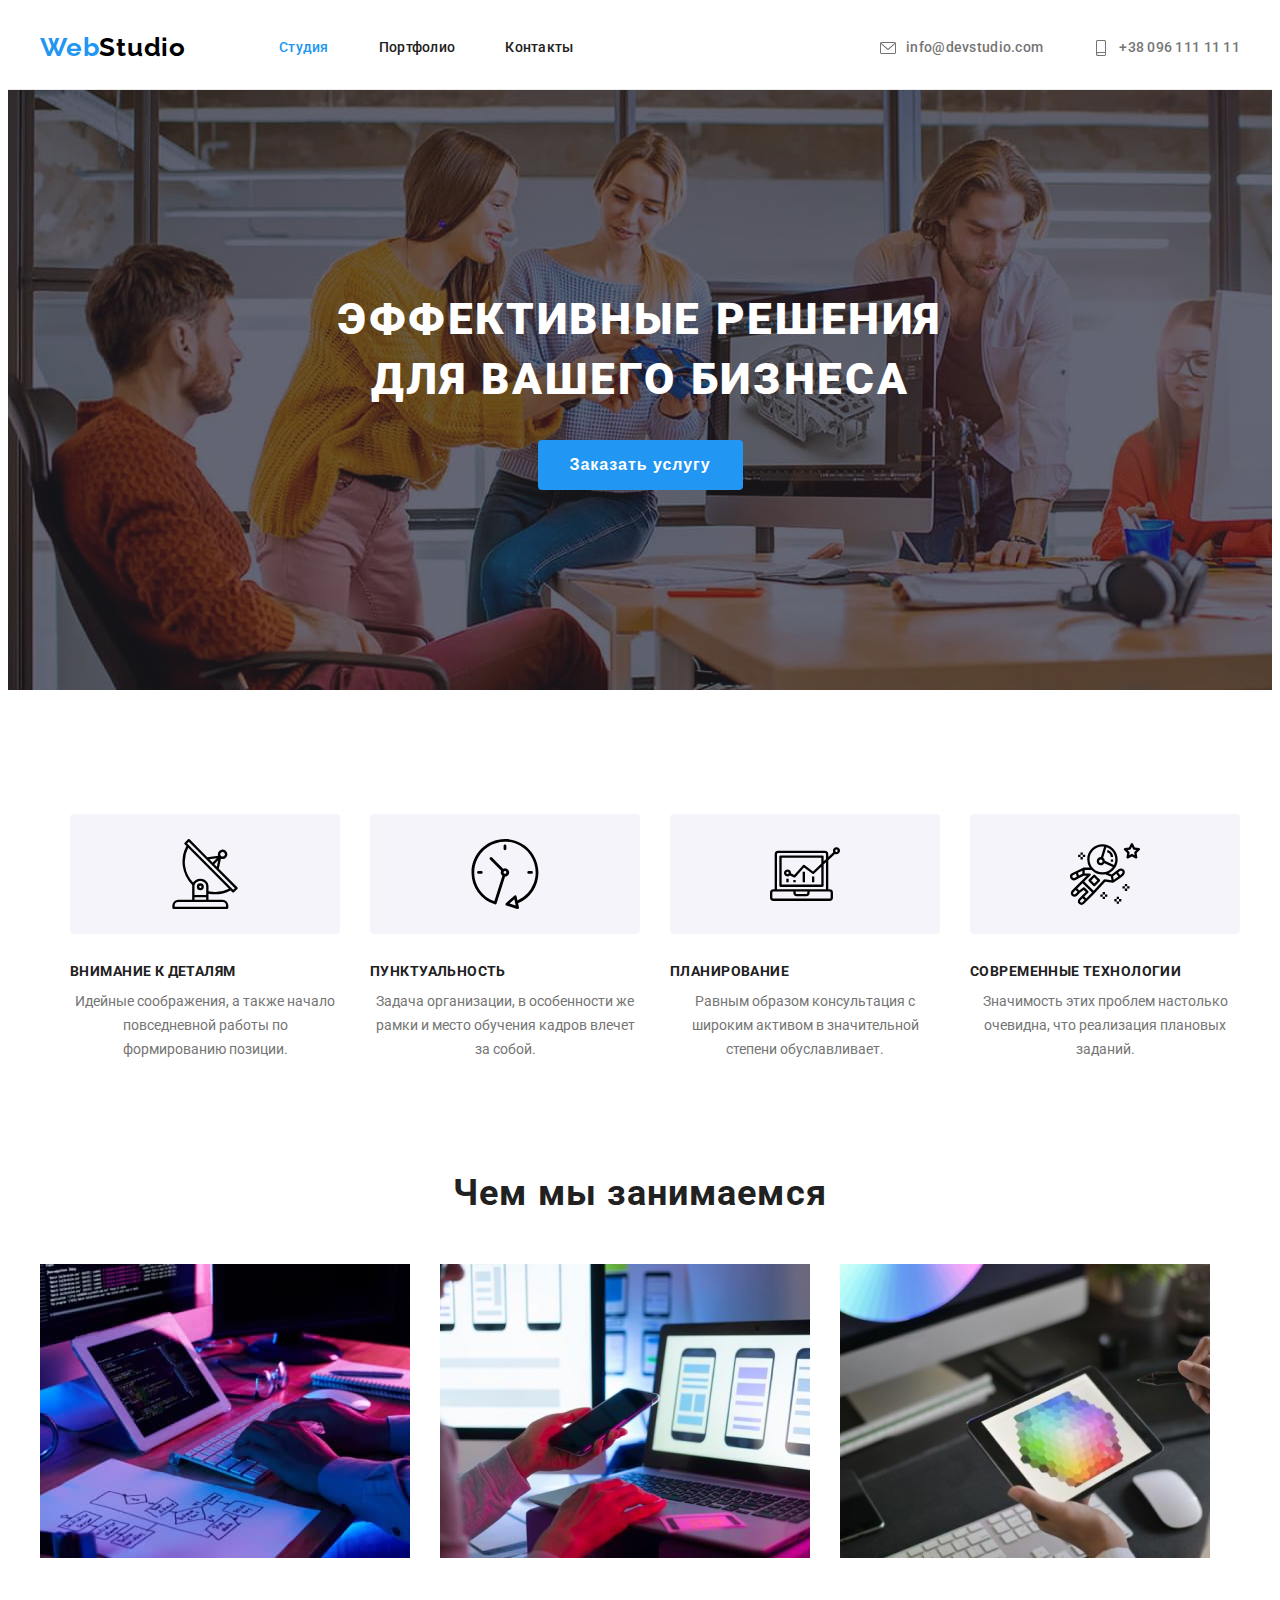
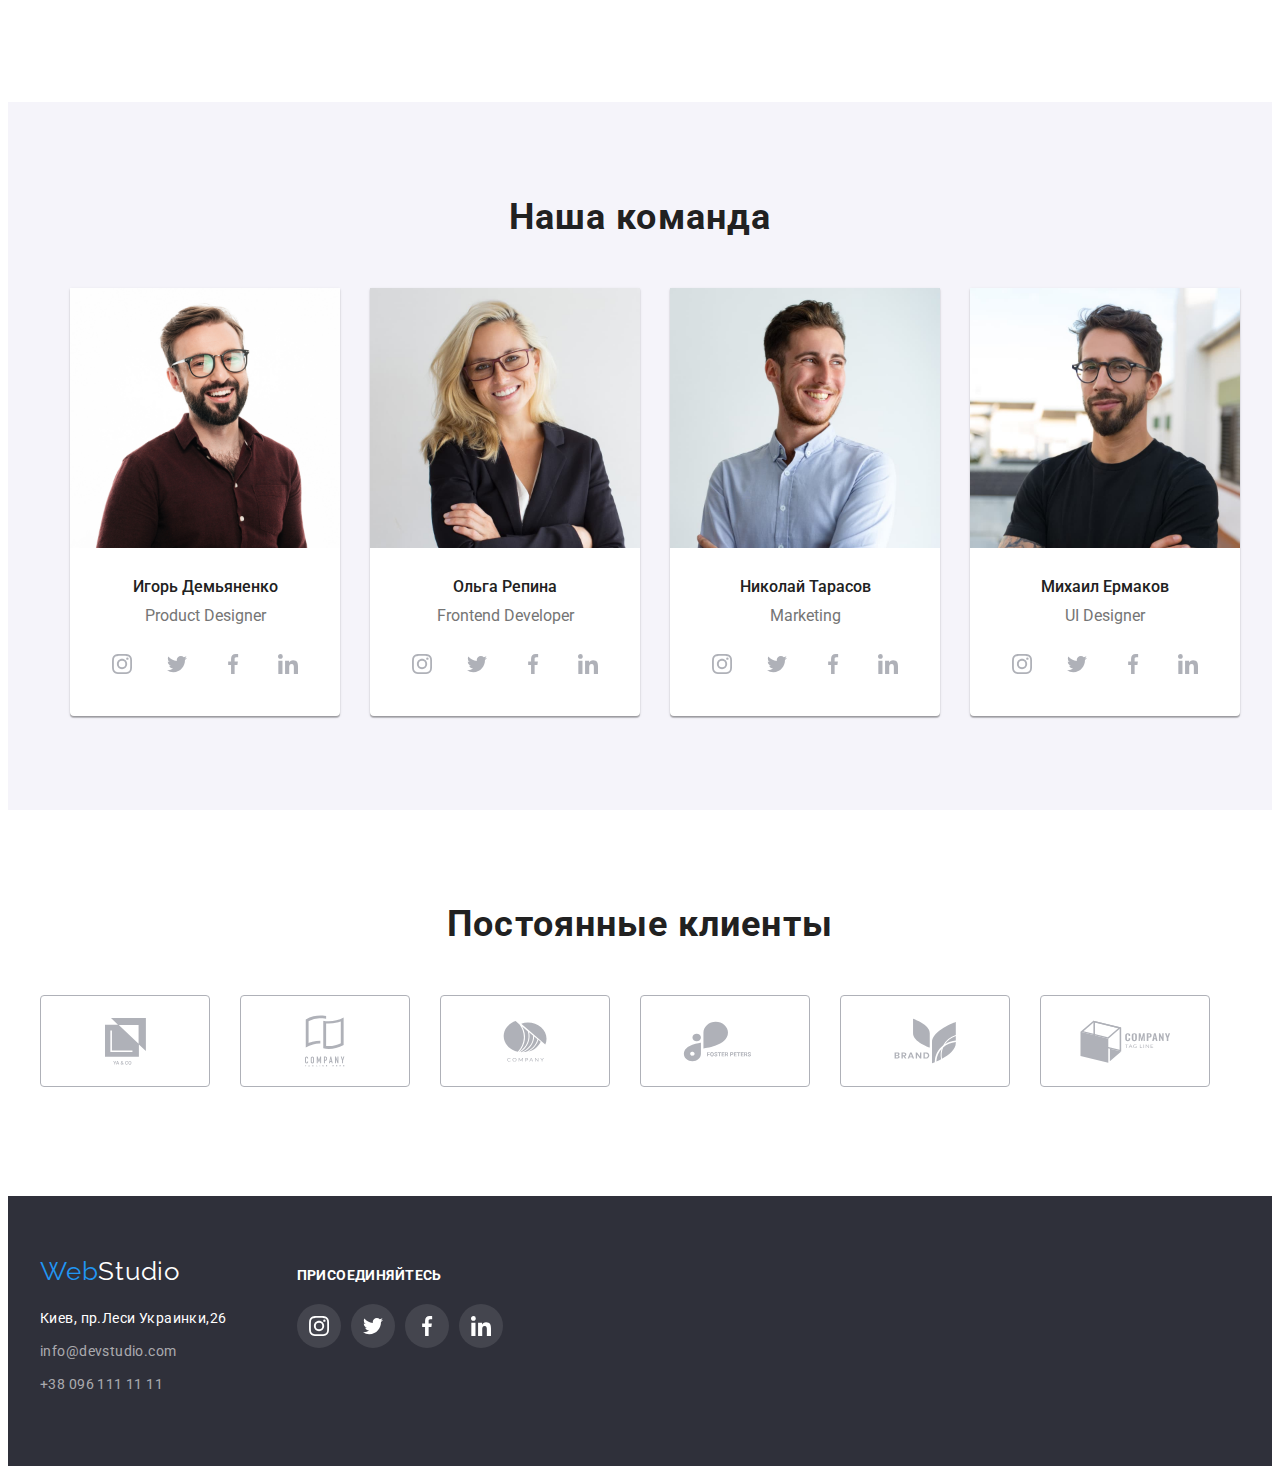
<file: index.html>
<!DOCTYPE html>
<html lang="ru">
<head>
    <meta charset="UTF-8">
    <meta http-equiv="X-UA-Compatible" content="IE=edge">
    <meta name="viewport" content="width=device-width, initial-scale=1.0">
    <link rel="preconnect" href="https://fonts.gstatic.com">
    <link href="https://fonts.googleapis.com/css2?family=Raleway:wght@700&family=Roboto:wght@400;500;700;900&display=swap" rel="stylesheet">
    <link rel="stylesheet" href="https://cdnjs.cloudflare.com/ajax/libs/modern-normalize/1.0.0/modern-normalize.min.css"
        integrity="sha512-ISS7cAi1PEhQ8jnbJpJZMd29NlhNj4AWYyLOSp2CE/CsHxTCu+r+t0D2yoJudVrd0/8fTVPUVDzY5Tvli75u/g=="
        crossorigin="anonymous" />
    <link rel="stylesheet" href="./css/styles.css">
   
    
    <title>Document</title>
    
</head>

<body>
    <!--шапка-->

    <header class="page-header">
      <div class="container"> 
          <div class="header-flex">
      <nav class="site-nav">
          <a href="./index.html" class="logo"><span class="weblogo">Web</span>Studio</a>
     <ul class="site-list">
        <li class="nav-list-item"><a href="" class="link current">Студия</a></li>
        <li class="nav-list-item"><a href="./portfolio.html" class="link">Портфолио</a></li>
         <li class="nav-list-item"><a href="#" class="link">Контакты</a></li>
     </ul> 
    </nav>

    <!--контакты-->

    <ul class="site-list-contacts">
        
        <li class="list-item">
            <li class="list-item">
                <a href="mailto:info@devstudio.com" class="contacts"><svg class="icon-envelope">
                  <use href="./images/image.svg/sprite.svg#icon-envelope">
                  </use>
              </svg>
              info@devstudio.com
          </a>
      </li>
              <li class="list-item">
                <a href="tel:+380961111111" class="contacts"><svg class="icon-smartphone">
                  <use href="./images/image.svg/sprite.svg#icon-smartphone">
                  </use>
              </svg>+38 096 111 11 11</a>
      </li>
           </ul>
          </div>
        </div>
              </header>
    
        <!--заказ услуги-->

     <main>
        <section class="hero">
                <h1>Эффективные решения <br> для вашего бизнеса</h1>
                <button class="hero-button" type="button">Заказать услугу</button>
        </section>
        
    
        <!--наши особенности-->

      <section class="section-features">
          <div class="container">
              <div class="features-flex">
                <h2 class="visually-hidden">Особенности</h2>
          <ul class="features-list"> 
                <li class="features-item">

                    <div class="icon-features">
                        <svg class="icon">
                            <use href="./images/image.svg/sprite.svg#icon-antenna">
                            </use>
                        </svg>
                    </div>

                  <h3 class="features-list title">Внимание к деталям</h3>
                  <p class="features-list text">Идейные соображения, а также начало повседневной работы по формированию позиции.</p>
              </li>

              <li class="features-item">
      
                <div class="icon-features">
                    <svg class="icon">
                        <use href="./images/image.svg/sprite.svg#icon-clock">
                        </use>
                    </svg>
                </div>

                  <h3 class="features-list title">Пунктуальность</h3>
                  <p class="features-list text">Задача организации, в особенности же рамки и место обучения кадров влечет за собой.</p>
              </li>

              <li class="features-item">

                <div class="icon-features">
                    <svg class="icon">
                        <use href="./images/image.svg/sprite.svg#icon-diagram">
                        </use>
                    </svg>
                </div>

                <h3 class="features-list title">Планирование</h3>
                <p class="features-list text">Равным образом консультация с широким активом в значительной степени обуславливает.</p>
            </li>

            <li class="features-item">
                
                <div class="icon-features">
                    <svg class="icon">
                        <use href="./images/image.svg/sprite.svg#icon-astronaut">
                        </use>
                    </svg>
                </div>

            
                <h3 class="features-list title">Современные технологии</h3>
                <p class="features-list text">Значимость этих проблем настолько очевидна, что реализация плановых заданий.</p>
            </li>
          </ul>
        </div>
        </div>
    
      </section>  

      <!--что мы делаем-->

      <section class="section-work">
          <div class="container">
              <div class="work-flex">
          <h2 class="section-title">Чем мы занимаемся</h2>
          <ul class="work-list">
              <li class="work-item"><img src="./images/what-we-do1.jpg" alt="чем мы занимаемся" width="370"></li>
              <li class="work-item"><img src="./images/what-we-do2.jpg" alt="чем мы занимаемся" width="370"></li>
              <li class="work-item"><img src="./images/what-we-do3.jpg" alt="чем мы занимаемся" width="370"></li>
          </ul>
        </div>
    </div>
      </section>

      <!--наша команда-->

<section class="section-command">
    <div class="container">
          <h3 class="section-title">Наша команда</h3>

    <ul class="command-list">
            <li class="command-list-item"><img src="./images/proddesign.jpg" alt="Игорь Демьяненко" width="270">
    <div class="item-card">
            <h3 class="title">Игорь Демьяненко</h3>
            <p class="text" lang="en">Product Designer</p>
            <ul class="flex-social">
                <li class="icon-item-command"><a href="https://www.instagram.com/" target="_blank"
                        rel="noreferrer noopener" class="icon-link-command"><svg class="icon-command">
                            <use href="./images/image.svg/sprite.svg#icon-instagram">
                            </use>
                        </svg>
                    </a>
                </li>
                <li class="icon-item-command"><a href="https://twitter.com/" target="_blank"
                        rel="noreferrer noopener" class="icon-link-command"><svg class="icon-command">
                            <use href="./images/image.svg/sprite.svg#icon-twitter">
                            </use>
                        </svg>
                    </a>
                </li>

                <li class="icon-item-command"><a href="https://www.facebook.com/" target="_blank"
                        rel="noreferrer noopener" class="icon-link-command"><svg class="icon-command">
                            <use href="./images/image.svg/sprite.svg#icon-facebook">
                            </use>
                        </svg>
                    </a>
                </li>

                <li class="icon-item-command"> <a href="https://www.linkedin.com/" target="_blank"
                        rel="noreferre noopener" class="icon-link-command"><svg class="icon-command">
                            <use href="./images/image.svg/sprite.svg#icon-linkedin">
                            </use>
                        </svg>
                    </a>
                </li>
            </ul>
        
    </div>
</li>

    
            <li class="command-list-item"><img src="./images/frontdev.jpg" alt="Ольга Репина" width="270">
        <div class="item-card">
            <h3 class="title">Ольга Репина</h3> 
            <p class="text" lang="en">Frontend Developer</p>

            <ul class="flex-social">
                <li class="icon-item-command"><a href="https://www.instagram.com/" target="_blank"
                        rel="noreferrer noopener" class="icon-link-command"><svg class="icon-command">
                            <use href="./images/image.svg/sprite.svg#icon-instagram">
                            </use>
                        </svg>
                    </a>
                </li>
                <li class="icon-item-command"><a href="https://twitter.com/" target="_blank"
                        rel="noreferrer noopener" class="icon-link-command"><svg class="icon-command">
                            <use href="./images/image.svg/sprite.svg#icon-twitter">
                            </use>
                        </svg>
                    </a>
                </li>

                <li class="icon-item-command"><a href="https://www.facebook.com/" target="_blank"
                        rel="noreferrer noopener" class="icon-link-command"><svg class="icon-command">
                            <use href="./images/image.svg/sprite.svg#icon-facebook">
                            </use>
                        </svg>
                    </a>
                </li>

                <li class="icon-item-command"> <a href="https://www.linkedin.com/" target="_blank"
                        rel="noreferre noopener" class="icon-link-command"><svg class="icon-command">
                            <use href="./images/image.svg/sprite.svg#icon-linkedin">
                            </use>
                        </svg>
                    </a>
                </li>
            </ul>
       
        </div>
    </li>

     
            <li class="command-list-item">
                <img src="./images/marketing.jpg" alt="Николай Тарасов" width="270">
        
        <div class="item-card">
                    <h3 class="title">Николай Тарасов</h3>
                    <p class="text" lang="en">Marketing</p>

                    <ul class="flex-social">
                        <li class="icon-item-command"><a href="https://www.instagram.com/" target="_blank"
                                rel="noreferrer noopener" class="icon-link-command"><svg class="icon-command">
                                    <use href="./images/image.svg/sprite.svg#icon-instagram">
                                    </use>
                                </svg>
                            </a>
                        </li>
                        <li class="icon-item-command"><a href="https://twitter.com/" target="_blank"
                                rel="noreferrer noopener" class="icon-link-command"><svg class="icon-command">
                                    <use href="./images/image.svg/sprite.svg#icon-twitter">
                                    </use>
                                </svg>
                            </a>
                        </li>
        
                        <li class="icon-item-command"><a href="https://www.facebook.com/" target="_blank"
                                rel="noreferrer noopener" class="icon-link-command"><svg class="icon-command">
                                    <use href="./images/image.svg/sprite.svg#icon-facebook">
                                    </use>
                                </svg>
                            </a>
                        </li>
        
                        <li class="icon-item-command"> <a href="https://www.linkedin.com/" target="_blank"
                                rel="noreferre noopener" class="icon-link-command"><svg class="icon-command">
                                    <use href="./images/image.svg/sprite.svg#icon-linkedin">
                                    </use>
                                </svg>
                            </a>
                        </li>
                    </ul>
           
        </div>
    </li>         
         
            <li class="command-list-item"><img src="./images/uidesign.jpg" alt="Михаил Ермаков" width="270">
        <div class="item-card">        
            <h3 class="title">Михаил Ермаков</h3>
            <p class="text" lang="en">UI Designer</p>

            <ul class="flex-social">
                <li class="icon-item-command"><a href="https://www.instagram.com/" target="_blank"
                        rel="noreferrer noopener" class="icon-link-command"><svg class="icon-command">
                            <use href="./images/image.svg/sprite.svg#icon-instagram">
                            </use>
                        </svg>
                    </a>
                </li>

                <li class="icon-item-command"><a href="https://twitter.com/" target="_blank"
                        rel="noreferrer noopener" class="icon-link-command"><svg class="icon-command">
                            <use href="./images/image.svg/sprite.svg#icon-twitter">
                            </use>
                        </svg>
                    </a>
                </li>

                <li class="icon-item-command"><a href="https://www.facebook.com/" target="_blank"
                        rel="noreferrer noopener" class="icon-link-command"><svg class="icon-command">
                            <use href="./images/image.svg/sprite.svg#icon-facebook">
                            </use>
                        </svg>
                    </a>
                </li>

                <li class="icon-item-command"> <a href="https://www.linkedin.com/" target="_blank"
                        rel="noreferre noopener" class="icon-link-command"><svg class="icon-command">
                            <use href="./images/image.svg/sprite.svg#icon-linkedin">
                            </use>
                        </svg>
                    </a>
                </li>
            </ul> 
        </div>
    </li> 

          </ul>
        </div>
     </section>
      
     <!--клиенты-->

      <section class="section-clients">
          <div class="container">
              <h2 class="clients-title">Постоянные клиенты</h2>
              <ul class="clients-list">
                <li class="clients-item"><a href="" class="icon-clients-link">
                        <svg class="icon-clients" width="41px" height="57px">
                            <use href="./images/image.svg/sprite.svg#icon-group1">
                            </use>
                        </svg>
                    </a>
                  </li>
                  <li class="clients-item"><a href="" class="icon-clients-link">
                    <svg class="icon-clients" width="40px" height="52px">
                        <use href="./images/image.svg/sprite.svg#icon-group2">
                        </use>
                    </svg>
                </a>
            </li>
            <li class="clients-item"><a href="" class="icon-clients-link">
                    <svg class="icon-clients" width="44px" height="42px">
                        <use href="./images/image.svg/sprite.svg#icon-group3">
                        </use>
                    </svg>
                </a>
            </li>
            <li class="clients-item"><a href="" class="icon-clients-link">
                    <svg class="icon-clients" width="85px" height="41px">
                        <use href="./images/image.svg/sprite.svg#icon-group4">

                        </use>
                    </svg>
                </a>
            </li>
            <li class="clients-item"><a href="" class="icon-clients-link">
                    <svg class="icon-clients" width="63px" height="46px">
                        <use href="./images/image.svg/sprite.svg#icon-group5">
                        </use>
                    </svg></a>
            </li>
            <li class="clients-item"><a href="" class="icon-clients-link">
                    <svg class="icon-clients" width="93px" height="43px">
                        <use href="./images/image.svg/sprite.svg#icon-group6">
                        </use>
                    </svg>
                </a>
            </li>
        </ul>
    </div>
</section>
</main>
      

      <!--контакты-->

      <footer class="footer">
          <div class="container">
            <div class="footer-container">
                <div>
        <a href="./index.html" class="logo-footer"><span class="weblogo-footer">Web</span>Studio</a>
        <address class="adress">
        <ul class="adress-list">
            <li class="adress-list-item">
                <a class="link-adress" href="https://goo.gl/maps/pRNmyosQi3SvcgHM6" target="_blank" rel="noopener noreferrer">Киев, пр.Леси Украинки,26 </a> 
            <li class="adress-list-item">
                <a href="mailto:info@devstudio.com" class="contacts-info">info@devstudio.com</a>  
            </li>  
            <li class="adress-list-item">
                <a href="tel:+380961111111" class="contacts-info">+38 096 111 11 11</a>  
            </li>  
         </ul>
        </address>
    </div>
 
    

    <div class="social-section">
        <p class="social-title">присоединяйтесь</p>
        <ul class="social-footer-list">
            <li class="icon-item-footer"><a href="https://www.instagram.com/" target="_blank"
                    rel="noreferrer noopener" class="footer-link-social"><svg class="icon-footer">
                        <use href="./images/image.svg/sprite.svg#icon-instagram">
                        </use>
                    </svg>
                </a>
            </li>

            <li class="icon-item-footer"><a href="https://twitter.com/" target="_blank"
                    rel="noreferrer noopener" class="footer-link-social"><svg class="icon-footer">
                        <use href="./images/image.svg/sprite.svg#icon-twitter">
                        </use>
                    </svg>
                </a>
            </li>

            <li class="icon-item-footer"><a href="https://www.facebook.com/" target="_blank"
                    rel="noreferrer noopener" class="footer-link-social"><svg class="icon-footer">
                        <use href="./images/image.svg/sprite.svg#icon-facebook">
                        </use>
                    </svg>
                </a>
            </li>

            <li class="icon-item-footer"><a href="https://www.linkedin.com/" target="_blank"
                    rel="noreferrer noopener" class="footer-link-social"><svg class="icon-footer">
                        <use href="./images/image.svg/sprite.svg#icon-linkedin">
                        </use>
                    </svg>
                </a>
            </li>
        </ul>
    </div>
</div>
</div>

</footer>
</body>
</html>
</file>
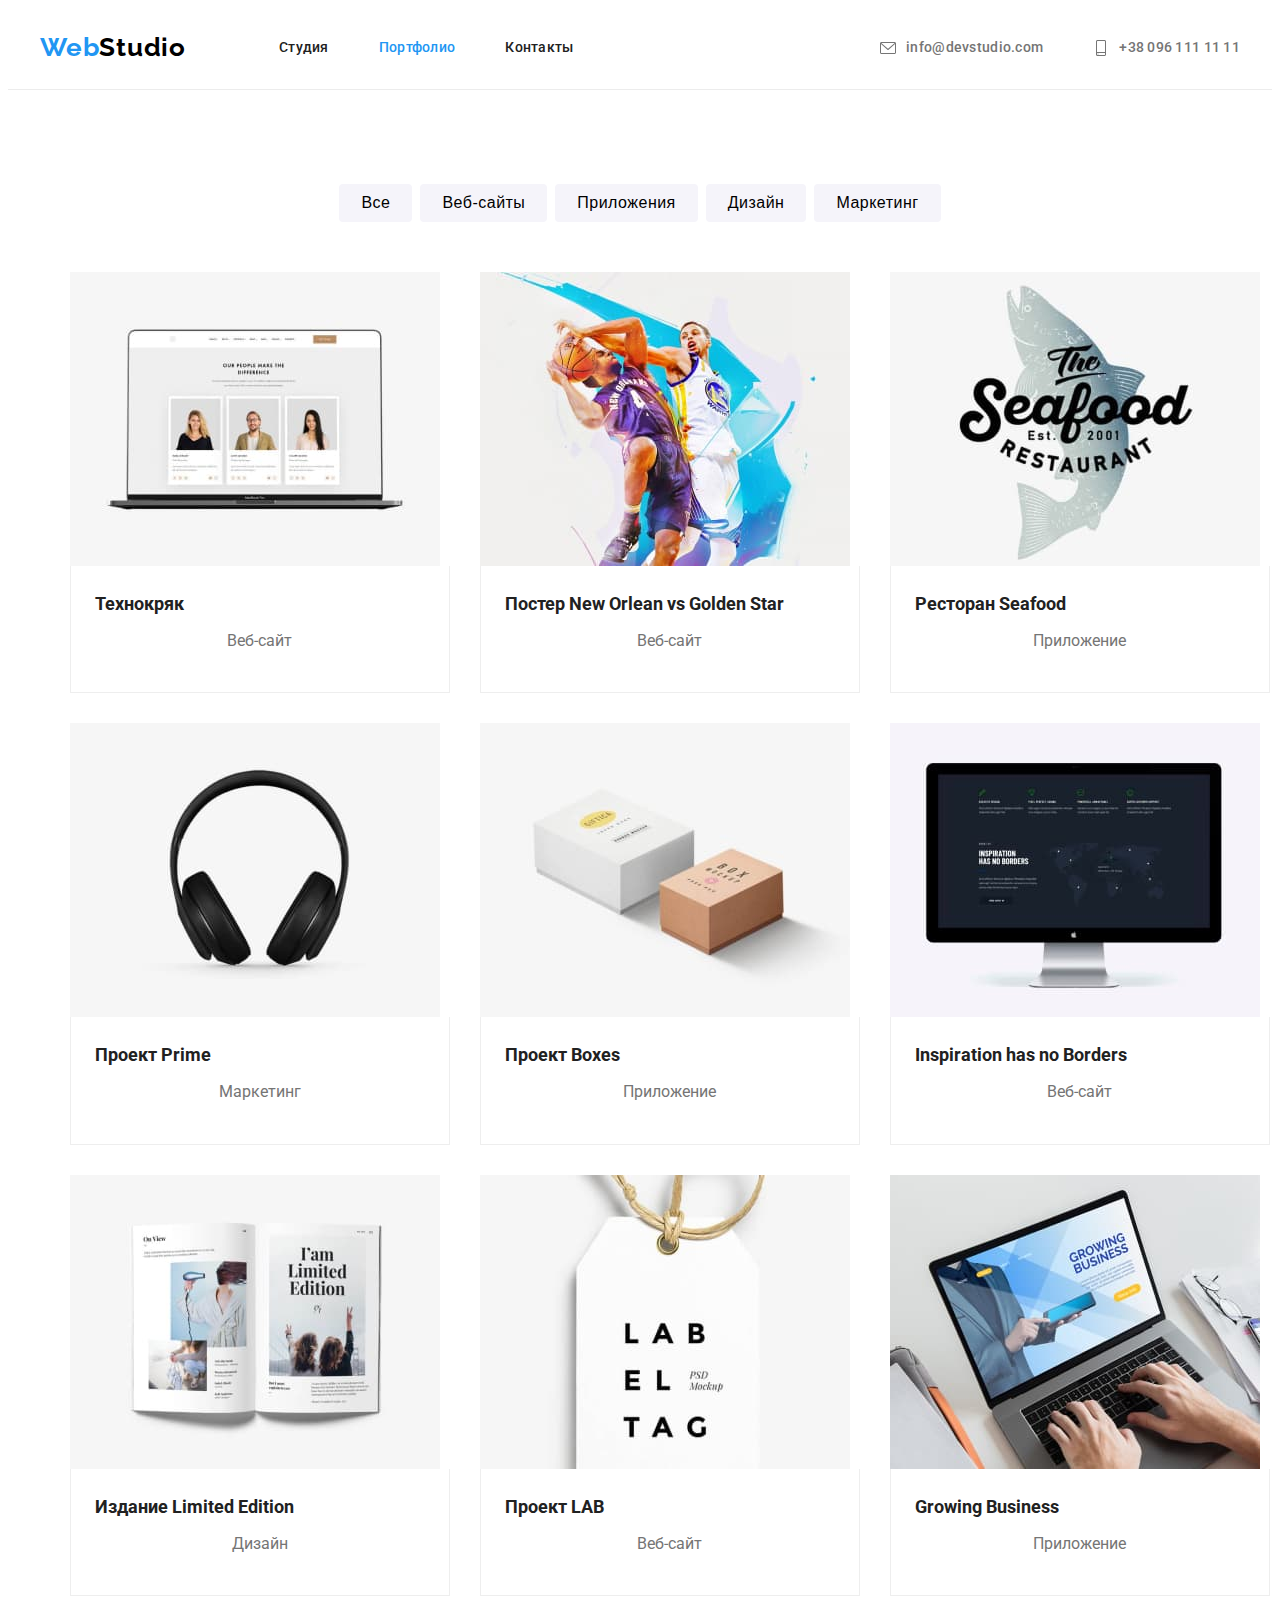
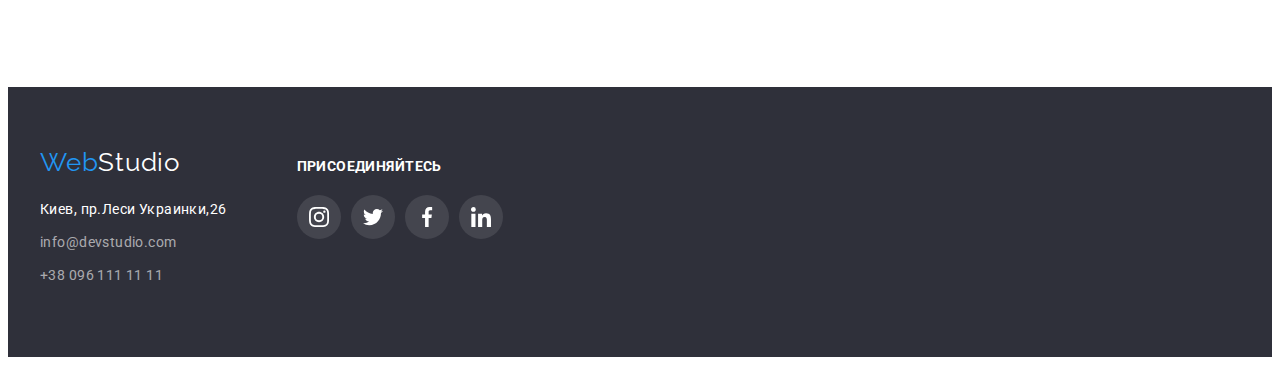
<file: portfolio.html>
<!DOCTYPE html>
<html lang="ru">
<head>
    <meta charset="UTF-8">
    <meta http-equiv="X-UA-Compatible" content="IE=edge">
    <meta name="viewport" content="width=device-width, initial-scale=1.0">
    <link rel="preconnect" href="https://fonts.gstatic.com">
    <link href="https://fonts.googleapis.com/css2?family=Raleway:wght@700&family=Roboto:wght@400;500;700;900&display=swap" rel="stylesheet">
    <link rel="stylesheet" href="https://cdnjs.cloudflare.com/ajax/libs/modern-normalize/1.0.0/modern-normalize.min.css"
        integrity="sha512-ISS7cAi1PEhQ8jnbJpJZMd29NlhNj4AWYyLOSp2CE/CsHxTCu+r+t0D2yoJudVrd0/8fTVPUVDzY5Tvli75u/g=="
        crossorigin="anonymous" />
    <link rel="stylesheet" href="./css/styles.css">
    <title>Рortfolio</title>
    
</head>
<body>

    <!--шапка-->

    <header class="page-header">
      <div class="container">
        <div class="header-flex">
        <nav class="site-nav">
            <a href="./index.html" class="logo"><span class="weblogo">Web</span>Studio</a>
       <ul class="site-list">
        <li class="nav-list-item"><a href="./index.html" class="link">Студия</a></li>
        <li class="nav-list-item"><a href="" class="link current">Портфолио</a></li>
        <li class="nav-list-item"><a href="#" class="link">Контакты</a></li>
       </ul> 
      </nav>
  
      <!--контакты-->
  
      <ul class="site-list-contacts">
        <li class="list-item">
          <a href="mailto:info@devstudio.com" class="contacts"><svg class="icon-envelope">
            <use href="./images/image.svg/sprite.svg#icon-envelope">
            </use>
        </svg>
        info@devstudio.com
    </a>
</li>
        <li class="list-item">
          <a href="tel:+380961111111" class="contacts"><svg class="icon-smartphone">
            <use href="./images/image.svg/sprite.svg#icon-smartphone">
            </use>
        </svg>+38 096 111 11 11</a>
</li>
     </ul>
    </div>
  </div>
        </header>

          <!-- main -->
          <main> 
          <section class="section-portfolio">
        <div class="container">
          
           <h1 hidden>Портфолио</h1> 

           <ul class="intro-options">
               
               <li class="intro-button-list"><button class="intro-button" type="button">Все</button></li>

               <li class="intro-button-list"><button class="intro-button" type="button">Веб-сайты</button></li>

               <li class="intro-button-list"><button class="intro-button" type="button">Приложения</button></li>

               <li class="intro-button-list"><button class="intro-button" type="button">Дизайн</button></li>

               <li class="intro-button-list"><button class="intro-button" type="button">Маркетинг</button></li>
             </ul> 
           

      <!--меню-->
      
          <!--<h2>Портфолио 2</h2>-->
          <h2 class="visually-hidden">Портфолио</h2>

        <ul class="portfolio-list"> 
            <li class="portfolio-list-item">

        <a href="" class="portfolio-link"><img src="./images/img-our-people-1.jpg" alt="наши люди" width="370" height="294">
        
                <div class="portfolio-card">
            <h2 class="portfolio-title">Технокряк</h2>
            <p class="portfolio-explanation text">Веб-сайт</p>
        </div>
        </a>
           </li>
       
          <li class="portfolio-list-item">

          <a href="" class="portfolio-link"><img src="./images/img-basketball-2.jpg" alt="баскетбол" width="370" height="294">
        <div class="portfolio-card">
          <h2 class="portfolio-title">Постер New Orlean vs Golden Star</h2> 
          <p class="portfolio-explanation text">Веб-сайт</p>
        </div>
      </a> 
          </li>
  
          <li class="portfolio-list-item">

          <a href="" class="portfolio-link"><img src="./images/img-seafood-3.jpg" alt="морепродукты" width="370" height="294"> 
              <div class="portfolio-card">
         <h2 class="portfolio-title">Ресторан Seafood</h2> 
         <p class="portfolio-explanation text">Приложение</p>
        </div>
      </a>
         </li>

 
       <li class="portfolio-list-item">

        <a href="" class="portfolio-link"><img src="./images/img-airphones-4.jpg" alt="наушники" width="370" height="294">
      <div class="portfolio-card">
       <h2 class="portfolio-title">Проект Prime</h2>
       <p class="portfolio-explanation text">Маркетинг</p>
      </div>
    </a>
       </li>


     <li class="portfolio-list-item">
      <a href="" class="portfolio-link"><img src="./images/img-boxes-5.jpg" alt="коробка" width="370" height="294">
    
        <div class="portfolio-card">
       <h2 class="portfolio-title">Проект Boxes</h2>
       <p class="portfolio-explanation text">Приложение</p>
      </div>
    </a>
    </li>


     <li class="portfolio-list-item">

      <a href="" class="portfolio-link"><img src="./images/img-comp-6.jpg" alt="компьютер" width="370" height="294">
    <div class="portfolio-card">
       <h2 class="portfolio-title">Inspiration has no Borders</h2>
       <p class="portfolio-explanation text">Веб-сайт</p>
      </div>
    </a>
      </li>

    <li class="portfolio-list-item">
      <a href=""><img src="./images/img-magazine-7.jpg" alt="журнал" width="370" height="294">
           <div class="portfolio-card">
    <h2 class="portfolio-title">Издание Limited Edition</h2>
    <p class="portfolio-explanation text">Дизайн</p>
  </div>
</a>
    </li>

  <li class="portfolio-list-item">
    <a href=""><img src="./images/img-name-8.jpg" alt="бирка" width="370" height="294">
      <div class="portfolio-card">
    <h2 class="portfolio-title">Проект LAB</h2>
    <p class="portfolio-explanation text">Веб-сайт</p>
</div>
</a>
  </li>

<li class="portfolio-list-item">
  <a href="" class="portfolio-link"><img src="./images/img-laptop-9.jpg" alt="ноутбук" width="370" height="294">
<div class="portfolio-card">
<h2 class="portfolio-title">Growing Business</h2>
<p class="portfolio-explanation text">Приложение</p>
</div>
</a>
</li>
</ul>
</div>
</section>
</main>
 <!--контакты-->

 <footer class="footer">
  <div class="container">
     <div class="footer-container">
      <div>
         <a href="./index.html" class="logo-footer"><span class="weblogo-footer">Web</span>Studio</a>
    <address class="adress">
    <ul class="adress-list">
        <li class="adress-list-item">
            <a class="link-adress" href="https://goo.gl/maps/pRNmyosQi3SvcgHM6" target="_blank" rel="noopener noreferrer">Киев, пр.Леси Украинки,26</a> 
        <li class="adress-list-item">
            <a href="mailto:info@devstudio.com" class="contacts-info">info@devstudio.com</a>  
        </li>  
        <li class="adress-list-item">
            <a href="tel:+380961111111" class="contacts-info">+38 096 111 11 11</a>  
        </li>  
     </ul>
    </address>
  </div>
  
  <div class="social-section">
    <p class="social-title">присоединяйтесь</p>
    <ul class="social-footer-list">
        <li class="icon-item-footer"><a href="https://www.instagram.com/" target="_blank"
                rel="noreferrer noopener" class="footer-link-social"><svg class="icon-footer">
                    <use href="./images/image.svg/sprite.svg#icon-instagram">
                    </use>
                </svg>
            </a>
        </li>

        <li class="icon-item-footer"><a href="https://twitter.com/" target="_blank"
                rel="noreferrer noopener" class="footer-link-social"><svg class="icon-footer">
                    <use href="./images/image.svg/sprite.svg#icon-twitter">
                    </use>
                </svg>
              </a>
        </li>

        <li class="icon-item-footer"><a href="https://www.facebook.com/" target="_blank"
                rel="noreferrer noopener" class="footer-link-social"><svg class="icon-footer">
                    <use href="./images/image.svg/sprite.svg#icon-facebook">
                    </use>
                </svg>
              </a>
        </li>

        <li class="icon-item-footer"><a href="https://www.linkedin.com/" target="_blank"
                rel="noreferrer noopener" class="footer-link-social"><svg class="icon-footer">
                    <use href="./images/image.svg/sprite.svg#icon-linkedin">
                    </use>
                </svg>
              </a>
        </li>
    </ul>
</div>
</div>
  </div>
</footer>
          
    
</body>
</html>
</file>
<file: css/styles.css>
:root{
    --main-text-color:#757575; 
    --background-button-hero:#2196F3;
    --primary-white-color:#FFFFFF;
    --logo-black-color:#000000;
    --logo-blue-color:#2196F3;
    --title-black-color:#212121;
    --accent-text-color:#2196F3;
    --banner-color-background:#2F303A;
    --background-filters-color:#F5F4FA;
    --color-rgb-footer:rgba(255, 255, 255, 0.6);
    --backgroud-card-border:#EEEEEE;
    --icon-social-color:#AFB1B8;
    --color-box-shadow: 0px 4px 4px rgba(0, 0, 0, 0.15);
    --color-header-bottom:#ECECEC;
}

body{
    font-family: Roboto, sans-serif ;
  }

  h1, h2, h3, h4, h5, h6, p{
      margin-top: 0;
      margin-bottom: 0;
  }

ul, ol{
    margin-top: 0;
    margin-bottom: 0;
    padding-left: 0;
    list-style: none;
}
 img{
     display: block;
     max-width: 100%;
     height: auto;
 }

 a{
     text-decoration: none;
 }
 


 /* ====== VISUALLY HIDDEN ====== */

 .visually-hidden{
     position: absolute;
     width: 1px;
     height: 1px;
     margin: -1px;
     border: 0;
     padding: 0;
     white-space:nowrap;
     clip-path: inset(100%); 
     clip: rect(0 0 0 0);
     overflow: hidden;
 }

 /* ====== ALL SECTION ====== */
.feautures-flex,
.feautures-list,
.work-list,
.header-flex,
.portfolio-list{
    display: flex;
    align-items: center;
}


 /* ====== HEADER ====== */

 .page-header{
    border-bottom: 1px solid var(--color-header-bottom);
}

.container{
    width: 1200px;
    padding-left: 15px;
    padding-right: 15px;
    margin: 0 auto;
}

 .site-nav{
     display: flex;
 }

.site-list{
    display: flex;
    align-items: center;
    margin-left: 93px;
}

.nav-list-item{
    margin-right: 50px;
}

.nav-list-item:last-child{
   margin-right: 0;
  }
  

.logo {
display: flex;
align-items: center;
text-decoration: none;   
font-family: Raleway;
font-weight: bold;
font-size: 26px;
line-height: 1.19;
letter-spacing: 0.03em;
color: var(--logo-black-color);
padding-top: 24px;
padding-bottom: 26px;

}

.weblogo {
   color: var(--logo-blue-color);
   font-size: 26px;
   line-height: 1.19;
   
}

.nav-list-item .link.current{
   color: var(--accent-text-color)
   
}

.site-list-contacts{
   display: flex;
   align-items: center;
   margin-left: auto;
}

.icon-smartphone,
.icon-envelope{
     width: 16px;
     height: 16px;
    margin-right: 10px;
    fill: currentColor;
}


.nav-list-item .link,
.list-item .contacts{

   display: flex;
   align-items: center;
   color: var(--title-black-color);
   position: relative;
   font-weight: 500;
   font-size: 14px;
   line-height: 1.14;
   letter-spacing: 0.02em;
   text-decoration: none;
   padding-top: 32px;
   padding-bottom: 32px;
}

.nav-list-item .link:hover,
.nav-list-item .link:focus{
   color: var(--accent-text-color);
  
}

.nav-list-item .link.current{
   color: var(--accent-text-color);
}

.list-item .contacts{
    display: flex;
    justify-content: center;
    align-items: center;
   color:var(--main-text-color);
   text-decoration: none;
}


.list-item{
   display: flex;
   align-items: center;
   margin-left: auto;
}

.site-list-contacts .list-item{
   margin-right: 50px;
} 

.list-item:last-child{
   margin-right: 0;
}


.list-item .contacts:hover,
.list-item .contacts:focus,
.icon-envelope:hover,
.icon-smartphone:hover,
.icon-envelope:focus,
.icon-smartphone:focus{ 
    color: var(--accent-text-color); 
    fill: var(--accent-text-color);
    
}



 /* ====== SECTION ORDER====== */

.hero {
    background: var(--banner-color-background);
    text-align:center;
    height:600px;
    padding-top:200px;
    padding-bottom: 200px;
    box-sizing: border-box;
    background-image: linear-gradient(rgba(47, 48, 58, 0.4),
     rgba(47, 48, 58, 0.4)), url("../images/hero.jpg");
    background-repeat: no-repeat;
    background-size: cover;
}

.hero h1 {
    color:var(--primary-white-color);
    font-family: Roboto;
    font-style: normal;
    font-weight: 900;
    font-size: 44px;
    line-height: 1.36;
    letter-spacing: 0.06em;
    text-transform: uppercase;
    margin-bottom: 30px;
    margin-top: 0;

}



.hero-button{
    min-width: 200px;
    height: 50px;
    font-size: 16px;
    line-height: 1.88;
    text-decoration: none;
    cursor: pointer;
    font-weight: bold;
    border: none;
    background: var(--background-button-hero);
    color: var(--primary-white-color);
    padding: 10px 32px;
    border-radius: 4px;
    text-align: center;
    letter-spacing: 00.06em;
}

.hero-button:hover,
.hero-button:focus{
    background-color: var(--background-button-hero);
    box-shadow:var(--color-box-shadow);
    background: rgb(33, 150, 243, 0.8);
    box-shadow: 0px 4px 4px rgba(0, 0, 0, 0.15);
    border-radius: 4px;
}

/* ======PORTFOLIO MAIN SECTION 1====== */

.intro-button{
    min-width: 73px;
    text-decoration: none;
    height: 38px;
    cursor: pointer;
    font-weight: 500;
    font-size: 16px;
    line-height: 1.62;
    color: var(--logo-black-color);
    border: none;
    padding: 6px 22px;
    background: var(--background-filters-color);
    border-radius: 4px;
    list-style:none ;
    letter-spacing: 0.03em;
    border: none;

}


.intro-button-list:not(:last-child){
    margin-right: 8px;
}


 
.intro-options{
    display: flex;
    justify-content: center;
    margin-top: 0;
    margin-bottom: 50px;
}

.intro-button:hover,
.intro-button:focus{
    background-color: var(--background-button-hero);
    box-shadow:var(--color-box-shadow);
    color:var(--primary-white-color);
    background: var(--accent-text-color);
/* shadow-middle */
    box-shadow: 0px 3px 1px rgba(0, 0, 0, 0.1), 0px 1px 2px rgba(0, 0, 0, 0.08), 0px 2px 2px rgba(0, 0, 0, 0.12);

}

/* ======SECTION Feautures====== */

.section-features{
    padding-top: 94px;
    padding-bottom: 94px;
    font-size: 36px;
    line-height: 1.16;
    background-color: var(--primary-white-color);
    
    }

    .features-list{
        display: flex;
        padding-bottom: 0;
        margin-top: 0;
        margin-left: 0;
    }
    
    .features-item{
        width: 270px;
        width: calc((100% - 120px) / 4);
        margin-top: 30px;
        margin-left: 30px;
        
    }
    
    .features-list.title{
        color: var(--title-black-color);
        font-weight: 700;
        font-size: 14px;
        line-height: 1.14;
        letter-spacing: 0.03em;
        text-transform: uppercase;
        margin-top: 0;
        margin-bottom: 10px;
    
    }
    
    .features-list.text{
        color: var(--main-text-color);
        font-weight: 400;
        font-size: 14px;
        line-height: 1.71;
        
    }  
    
    .icon-features{
        display: flex;
        justify-content: center;
        align-items:center;
        width: 270px;
        height: 120px;
        background: #F5F4FA;
        border-radius: 4px;
        margin-bottom: 30px;
    }

    .icon{
        width: 70px;
        height: 70px;
    }

/* ====== SECTION COMMAND====== */

.section-work{
    padding-bottom: 94px;
    
}
 
.work-item:nth-child(-n + 2){
    margin-left: 0;
    margin-right: 30px;
 }

.section-work, .section-title{
    margin-top: 0;
    margin-bottom: 50px;
    padding-top: 0;
    color: var(--title-black-color);
    font-size: 36px;
    line-height: 1.16;
    text-align: center;
}


.work-item{
    width: 370px;
    
}

/* ====== SECTION COMMAND====== */

.section-command{
     min-width: 1200px;
     display: flex;
     align-items: center;
     padding-bottom: 94px; 
     padding-top: 94px;  
     background-color: var(--background-filters-color);
     
}
.section-title{
    font-weight: 700;
    margin-bottom: 50px;
    font-style: normal;
    font-weight: bold;
    font-size: 36px;
    line-height: 1.17;
    text-align: center;
    letter-spacing: 0.03em;
    color: var(--title-black-color);
}

.command-list{
    display: flex;
    align-items: center;
    margin-left: 0;
    margin-top: -30px;
}

.command-list-item{
    flex-basis: calc((100% - 120px) / 4);
    margin-top: 30px;
    margin-left: 30px;
    background-color: var(--primary-white-color);
    box-shadow: 0px 1px 3px rgba(0, 0, 0, 0.12), 0px 1px 1px rgba(0, 0, 0, 0.14), 0px 2px 1px rgba(0, 0, 0, 0.2);
    border-radius: 0px 0px 4px 4px;
 }

.item-card{
    padding: 30px;
    
}

.title{
    margin-bottom: 10px;
    color: var(--title-black-color);
    font-weight: 500;
    font-size: 16px;
    line-height: 1.18;
    text-align: center;
 }

.text{
    margin-bottom: 16px;
    color: var(--main-text-color);
    font-weight: 400;
    font-size: 16px;
    line-height: 1.18;
    text-align: center;
   
}

.flex-social{
    display: flex;
    justify-content: space-between;

}

.icon-link-command{
    display: flex;
    justify-content: center;
    align-items:center; 
    border-radius: 50%;
    width: 44px;
    height: 44px;
    color: var(--icon-social-color);
}

.icon-item-command:last-child{
    margin-right: 0;
}

.icon-command{
    display: flex;
    align-items:center;
    width: 20px;
    height: 20px;
    fill: currentColor;
}

.icon-link-command:hover,
.icon-link-command:focus{
    background-color: var(--logo-blue-color);
}

.icon-link-command:hover .icon-command,
.icon-link-command:focus .icon-command{
    fill: var(--primary-white-color);
}



/* ===== 2= SECTION PORTFOLIO CARD====== */


.section-portfolio{
    min-width: 1200px;
    padding-top: 94px;
    padding-bottom: 91px;
}

.portfolio-list{
    list-style: none;
    display: flex;
    flex-wrap: wrap;
    margin-right: -30px;
    margin-top: -30px;
}

.portfolio-list-item{
    flex-basis: calc((100% - 90px) / 3);
    margin-left: 30px;
    margin-top: 30px;
    
}

.portfolio-card{
    border-bottom: 1px solid var(--backgroud-card-border);
    border-right: 1px solid var(--backgroud-card-border);
    border-left: 1px solid var(--backgroud-card-border);
    box-sizing: border-box;
    padding: 20px 24px;
    

}  

.portfolio-title{
    color: var(--title-black-color);
    font-weight: 700;
    font-size: 18px;
    line-height: 2;
    margin-bottom: 4px;
   
}


.portfolio-explanation.text{
    color: var(--main-text-color);
    font-weight: 400;
    font-size: 16px;
    line-height: 1.9;
  
}

.portfolio-link{
    display: block;
    padding-top: 0;
   
}

.portfolio-link:hover,
.portfolio-link:focus{
    box-shadow: 0px 1px 1px rgba(0, 0, 0, 0.12), 0px 4px 4px rgba(0, 0, 0, 0.06), 1px 4px 6px rgba(0, 0, 0, 0.16);
}


/* ===== CLIENTS====== */

.section-clients{
    padding-top: 94px;
    padding-bottom: 109px;
    
    }
    
    .clients-title{
    font-size: 36px;
    line-height: 1.16;
    text-align: center;
    letter-spacing: 0.03em;
    color: var(--title-black-color);
    margin-bottom: 50px;
    }
    
    .clients-list{
        display: flex;
        align-items: center;
    }  
    
    .clients-item{
        display: flex;
        margin-right: 30px;
    
    } 
    
    .clients-item:last-child{
        margin-right: 0;
    }
    
    .icon-clients-link{
        display: flex;
        justify-content: center;
        align-items: center;
        width: 170px;
        height: 92px;
        border: 1px solid var(--icon-social-color);
        box-sizing: border-box;
        border-radius: 4px;
        
    }
    
    .icon-clients{
        fill: var(--icon-social-color);
    
    }
    
    .icon-clients-link:hover,
    .icon-clients-link:focus{
        border: 1px solid var(--accent-text-color);
    }
    
    .icon-clients-link:hover .icon-clients,
    .icon-clients-link:focus .icon-clients{
        fill: var(--accent-text-color);
        
    }


/* ===== FOOTER====== */

.address {
    font-style: normal;
    
}

.footer{
    display: flex;
    background-color: var(--banner-color-background);
    padding-bottom: 60px;
    padding-top: 60px;
  
} 

.footer-container{
    display: flex;
    align-items: baseline;

}
.footer-list:last-child{
    margin-bottom: 0;
    
}

.logo-footer {
    display: block;
    margin-top: 0;
    margin-bottom: 20px;
    color: var(--primary-white-color);
    font-family: Raleway;
    font-weight: normal;
    font-size: 26px;
    line-height: 1.19;
    letter-spacing: 0.03em;
    text-decoration: none;
    
}

.weblogo-footer{
    color:var(--logo-blue-color);
    
 } 

 .adress-list-item, .link-adress, .contacts-info {
    font-family: Roboto;
    font-style: normal;
    font-weight: normal;
    font-size: 14px;
    line-height: 1.71;
    letter-spacing: 0.03em;
    color: var(--primary-white-color);
    margin-bottom: 9px;
    margin-top: 0;
    
 }

 .link-adress {
    color: var(--primary-white-color);
 }

 .contacts-info {
        color: rgba(255, 255, 255, 0.6);
   } 

 .footer-list .contacts-info{
     color: var(--color-rgb-footer);   
 }

 .contacts-info:hover,
 .contacts-info:focus{
     color: var(--accent-text-color)

 } 
 
 .social-section{
    width: 205px;
    margin-left: 70px;
    align-items: baseline;
  
}

.social-title{
    text-transform: uppercase;
    margin-bottom: 20px;
    font-weight: 700;
    font-size: 14px;
    line-height: 1.14;
    letter-spacing: 0.03em;
    color: var(--primary-white-color);
  
}

.social-footer-list{
    display: flex;
    align-items: center;
        
}

.icon-footer{
    display: flex;
    align-items:center;
    width: 20px;
    height: 20px;
    fill: currentColor;
}

.icon-item-footer .icon-footer{
    fill: var(--primary-white-color);
}

.footer-link-social:hover,
.footer-link-social:focus{
    background-color:var(--logo-blue-color); 
}

.footer-link-social{
    display: flex;
    justify-content: center;
    align-items:center; 
    border-radius: 50%;
    width: 44px;
    height: 44px;
    background: rgba(255, 255, 255, 0.1);
}
.icon-item-footer{
    display: flex;
    align-items: center;
    margin-right: 10px;
}
.icon-item-footer:last-child{
    margin-right: 0;
}
</file>
